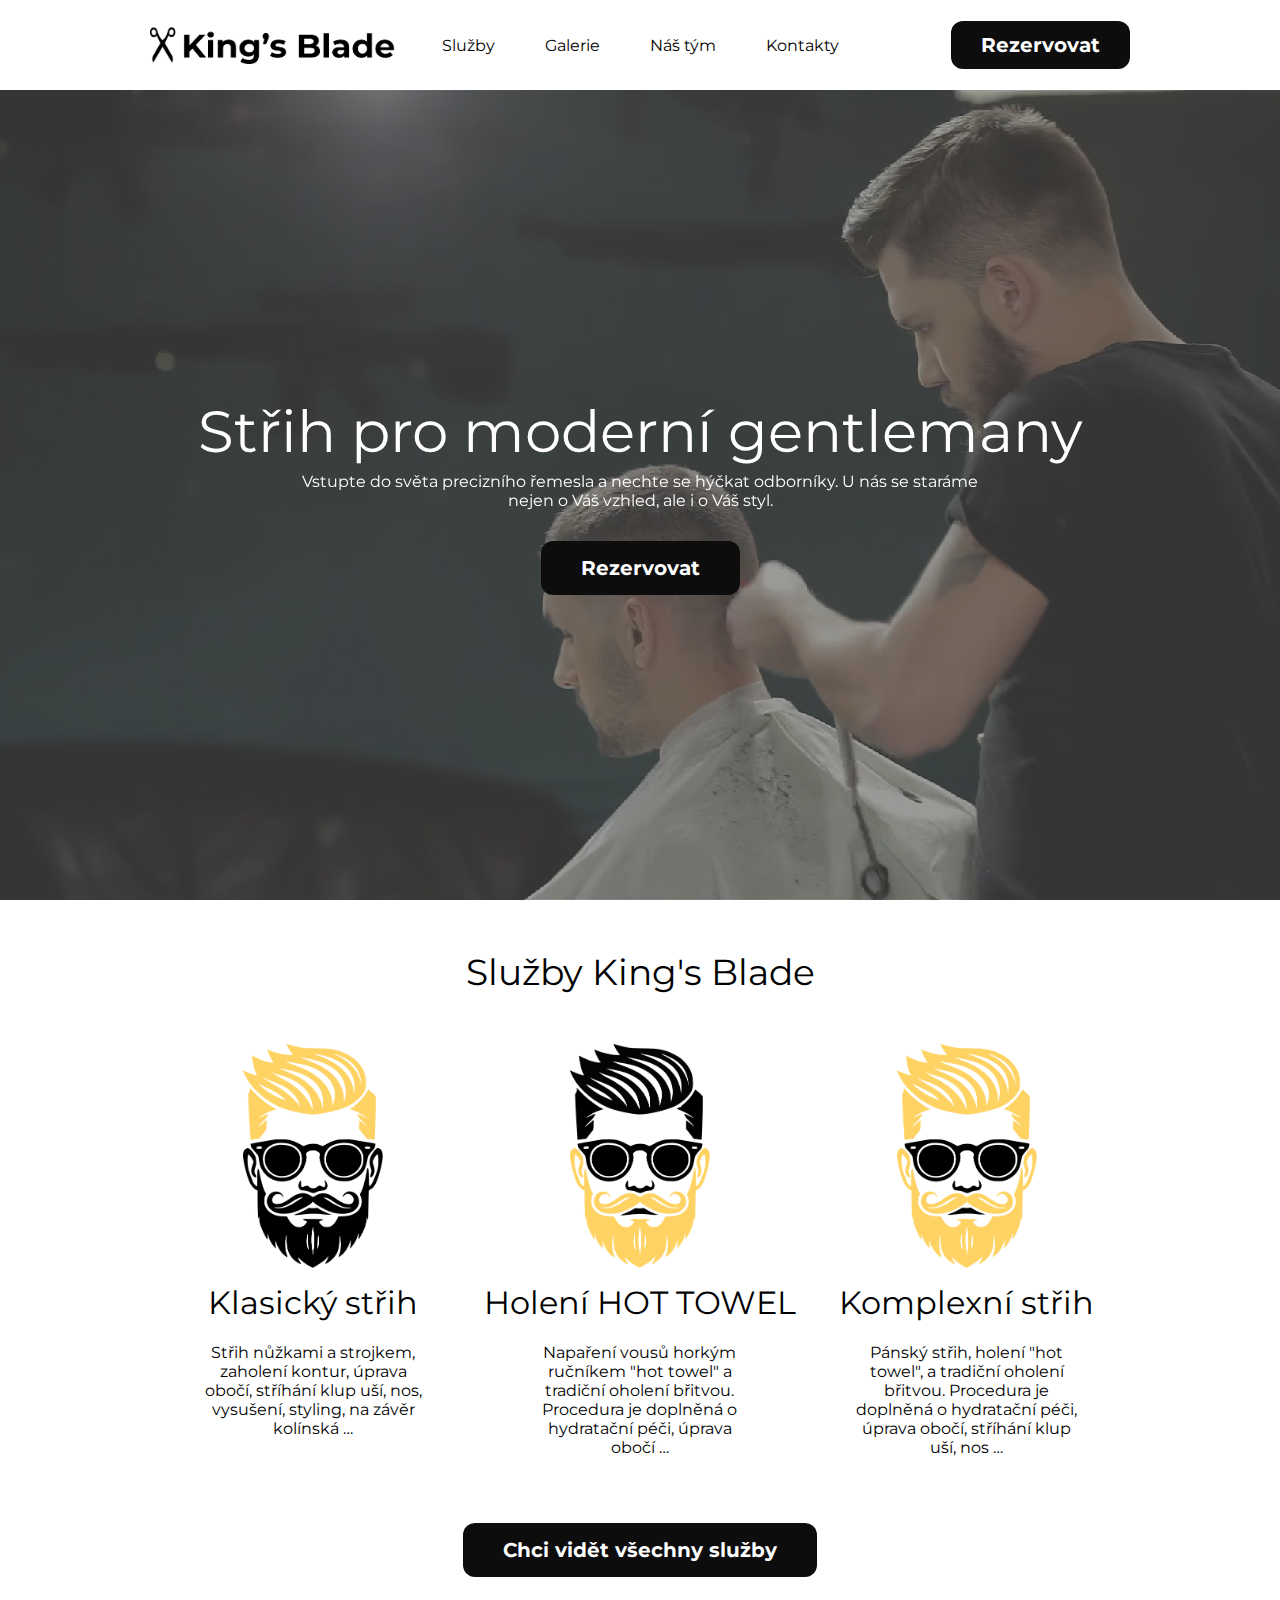
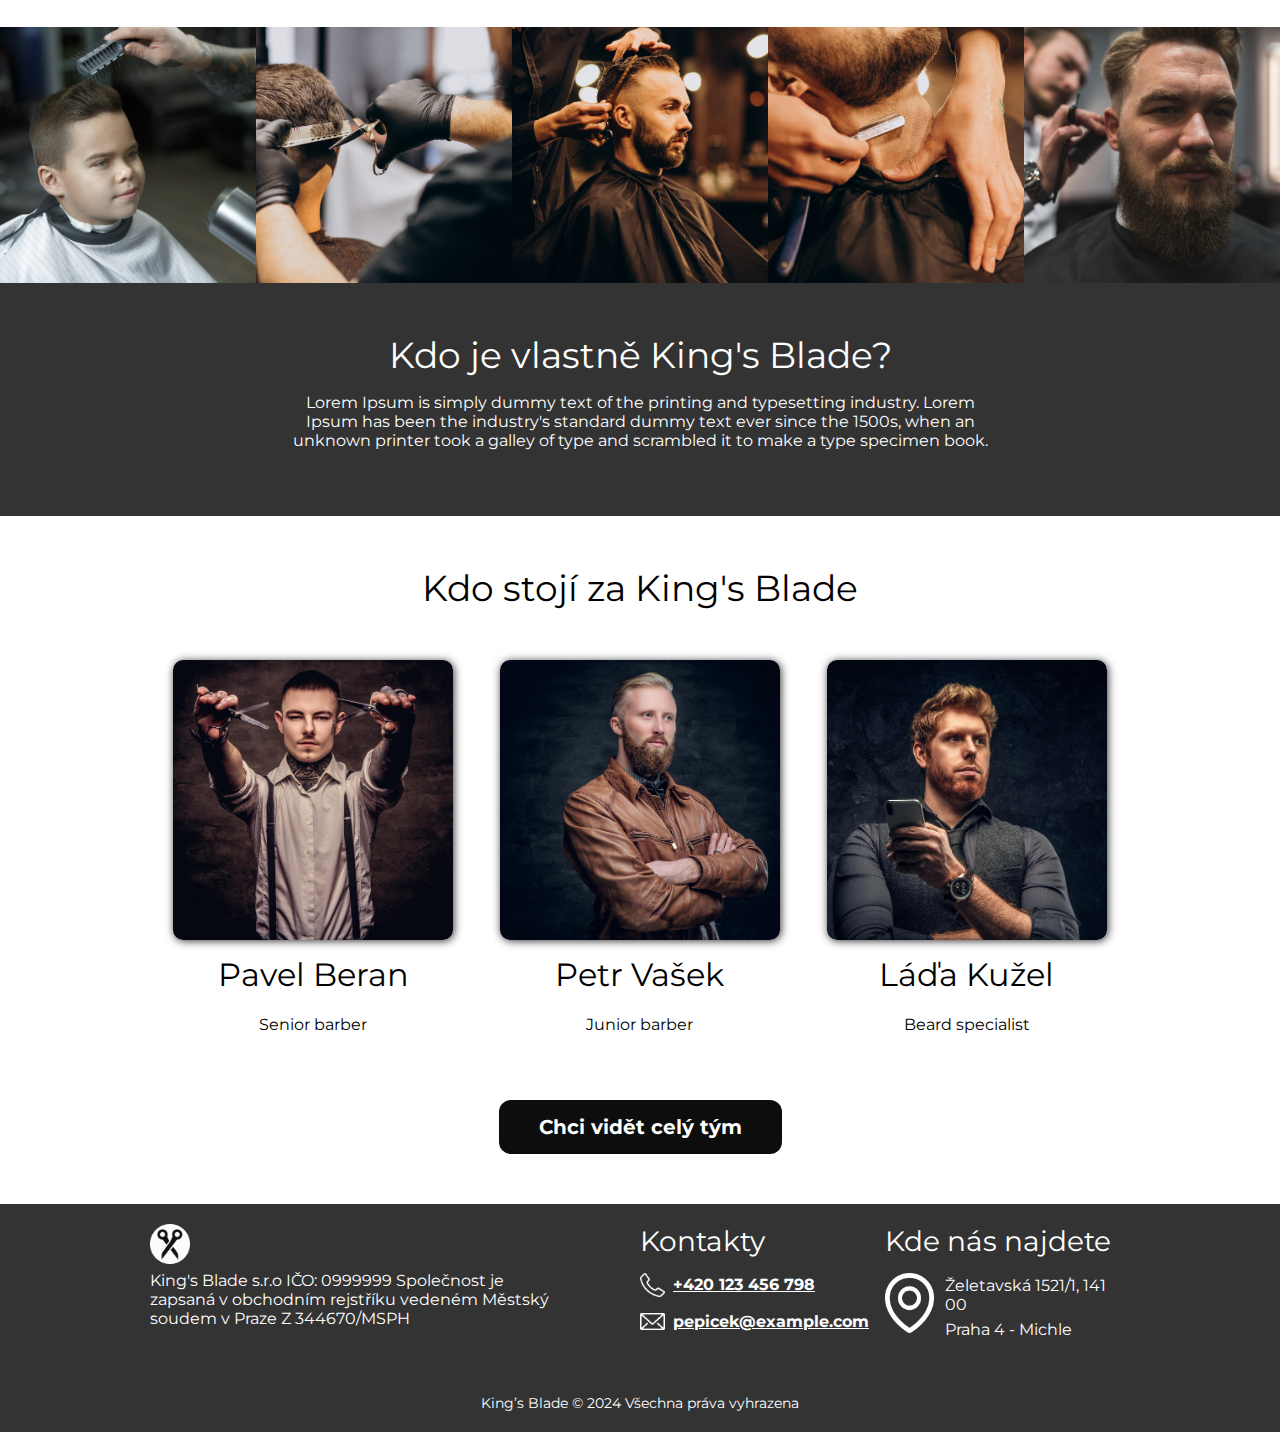
<file: index.html>
<!DOCTYPE html>
<html lang="en">
<head>
    <meta charset="UTF-8">
    <meta name="viewport" content="width=device-width, initial-scale=1.0">
    <link rel="preconnect" href="https://fonts.googleapis.com">
    <link rel="preconnect" href="https://fonts.gstatic.com" crossorigin>
    <link href="https://fonts.googleapis.com/css2?family=Montserrat:ital,wght@0,100..900;1,100..900&display=swap" rel="stylesheet">
    <title>Hlavní stránka King's Blade</title>
    <link rel="stylesheet" href="css/style.css">
</head>
<body>
    <header>
        <div class="header-overlay"></div>
        <div class="header-bar">
            <div class="col-3 logo">
                <a href="index.html"><img src="Fotografie/logo.png" alt="King's Blade logo"></a>
            </div>
            
            <nav class="col-6 navigation">
                <a href="sluzby.html">Služby</a>
                <a href="galerie.html">Galerie</a>
                <a href="tym.html">Náš tým</a>
                <a href="kontakty.html">Kontakty</a>
            </nav>
            
            <div class="col-3 reserve-button">
                <button>Rezervovat</button>
            </div>
            <div class="hamburger"><img id="hamburger-icon" src="Fotografie/hamburger.png" alt="hamburger menu"></div>
        </div>
        <div class="header-image">
            <div class="overflow">
                <h1>Střih pro moderní gentlemany</h1>
                <p>Vstupte do světa precizního řemesla a nechte se hýčkat odborníky.
                    U nás se staráme nejen o Váš vzhled, ale i o Váš styl.
                </p>
                <button>Rezervovat</button>
                <video autoplay muted loop playsinline>
                    <source src="Fotografie/video_header.mp4" type="video/mp4">
                    Váš prohlížeč nepodporuje HTML5 video.
                </video>
            </div>
        </div>
    </header>      
    <main>
        <section class="team-container">
            <h2 class="col-12">Služby King's Blade</h2>
            <article class="col-12 col-md-4">
                <img src="Fotografie/hair.png" alt="">
                <h3>Klasický střih</h3>
                <p>Střih nůžkami a strojkem, zaholení kontur, úprava obočí, stříhání klup uší, nos, vysušení, styling, na závěr kolínská …</p>
            </article>
            <article class="col-12 col-md-4">
                <img src="Fotografie/beard.png" alt="">
                <h3>Holení HOT TOWEL</h3>
                <p>Napaření vousů horkým ručníkem "hot towel" a tradiční oholení břitvou. Procedura je doplněná o hydratační péči, úprava obočí …</p>
            </article>
            <article class="col-12 col-md-4">
                <img src="Fotografie/both.png" alt="">
                <h3>Komplexní střih</h3>
                <p>Pánský střih, holení "hot towel", a tradiční oholení břitvou. Procedura je doplněná o hydratační péči, úprava obočí, stříhání klup uší, nos …</p>
            </article>
            <div class="col-12 team-button">
                <button>Chci vidět všechny služby</button>
            </div>
        </section>

        <section id="sluzby" class="foto-full-width">
            <img src="Fotografie/foto_1.jpg" alt="">
            <img src="Fotografie/foto_2.jpg" alt="">
            <img src="Fotografie/foto_3.jpg" alt="">
            <img src="Fotografie/foto_4.jpg" alt="">
            <img src="Fotografie/foto_5.jpg" alt="">
        </section>
        <section class="text-container">
            <article>
                <h2>Kdo je vlastně King's Blade?</h2>
                <p>Lorem Ipsum is simply dummy text of the printing and typesetting industry. Lorem Ipsum has been the industry's standard dummy text ever since the 1500s, when an unknown printer took a galley of type and scrambled it to make a type specimen book.</p>
            </article>
        </section>
        <section class="team-container">
                <h2 class="col-12">Kdo stojí za King's Blade</h2>
            <article class="col-12 col-md-4">
                <img src="Fotografie/team_1.jpg" alt="">
                <h3>Pavel Beran</h3>
                <p>Senior barber </p>
            </article>
            <article class="col-12 col-md-4">
                <img src="Fotografie/team_2.jpg" alt="">
                <h3>Petr Vašek</h3>
                <p>Junior barber</p>
            </article>
            <article class="col-12 col-md-4">
                <img src="Fotografie/team_3.jpg" alt="">
                <h3>Láďa Kužel</h3>
                <p>Beard specialist</p>
            </article>
            <div class="col-12 team-button">
                <button>Chci vidět celý tým</button>
            </div>
        </section>
    </main>
    <footer>
        <article class="textfooter col-12 col-lg-6">
            <img src="Fotografie/circledLogo.png" alt="">
            <p>King's Blade s.r.o IČO: 0999999 Společnost je zapsaná v obchodním rejstříku vedeném Městský soudem v Praze Z 344670/MSPH</p>
        </article>
        <article class="contactfooter col-12 col-md-6 col-lg-3">
            <h3>Kontakty</h3>
            <div class="contact">
                <img src="Fotografie/phone.png" alt=""> <a href="mailto:">+420 123 456 798</a>
            </div>
            <div class="email">
                <img src="Fotografie/email.png" alt=""> <a href="tel:+">pepicek@example.com</a>
            </div>
        </article>
        <article class="lokace col-12 col-md-6 col-lg-3">
            <h3>Kde nás najdete</h3>
            <div class="row">
                <img src="Fotografie/location.png" alt="">
                <div class="footeradresa">
                    <p>Želetavská 1521/1, 141 00</p>
                    <p>Praha 4 - Michle</p>
                </div>
            </div>
        </article>
        <article class="col-12 copyright">
            King’s Blade © 2024 Všechna práva vyhrazena
        </article>
    </footer>
    <script src="js/hamburger.js"></script>
</body>
</html>
</file>
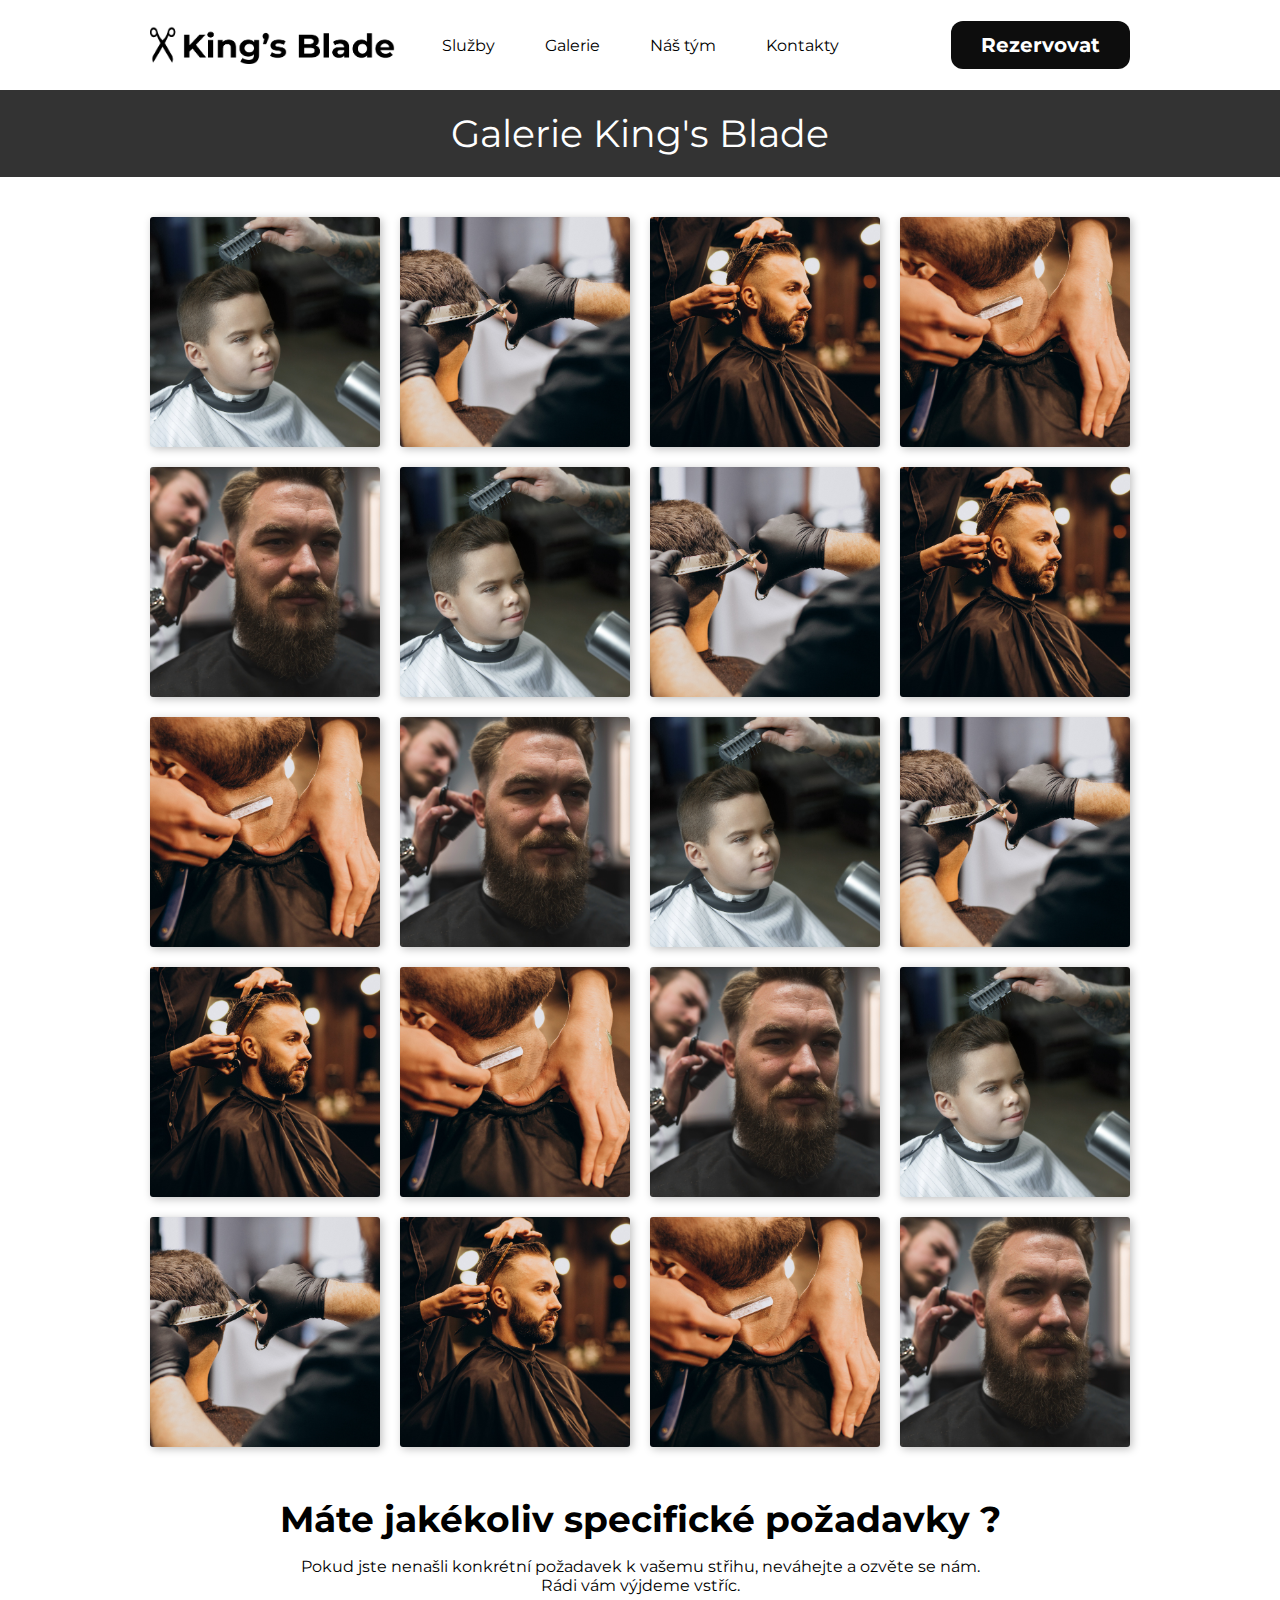
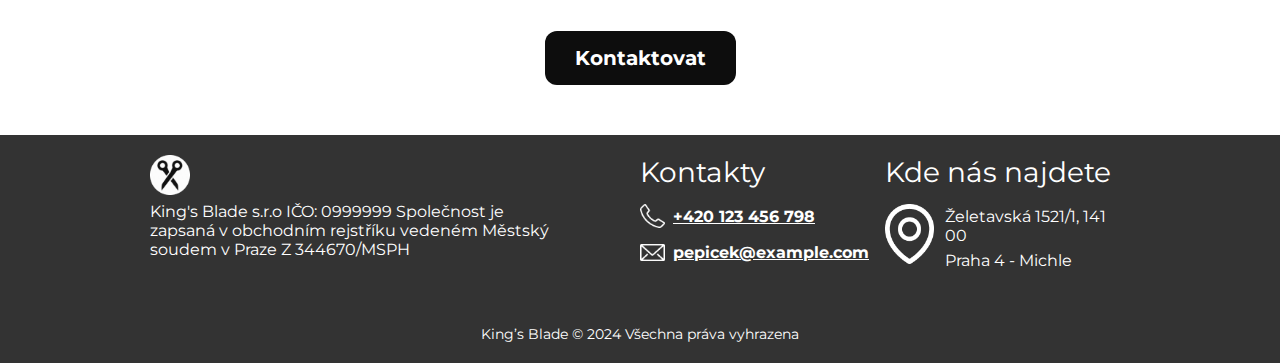
<file: galerie.html>
<!DOCTYPE html>
<html lang="en">
<head>
    <meta charset="UTF-8">
    <meta name="viewport" content="width=device-width, initial-scale=1.0">
    <link rel="preconnect" href="https://fonts.googleapis.com">
    <link rel="preconnect" href="https://fonts.gstatic.com" crossorigin>
    <link href="https://fonts.googleapis.com/css2?family=Montserrat:ital,wght@0,100..900;1,100..900&display=swap" rel="stylesheet">
    <title>Hlavní stránka King's Blade</title>
    <link rel="stylesheet" href="css/style.css">
</head>
<body>
    <header>
        <div class="header-overlay"></div>
        <div class="header-bar">
            <div class="col-3 logo">
                <a href="index.html"><img src="Fotografie/logo.png" alt="King's Blade logo"></a>
            </div>
            
            <nav class="col-6 navigation">
                <a href="sluzby.html">Služby</a>
                <a href="galerie.html">Galerie</a>
                <a href="tym.html">Náš tým</a>
                <a href="kontakty.html">Kontakty</a>
            </nav>
            
            <div class="col-3 reserve-button">
                <button>Rezervovat</button>
            </div>
            <div class="hamburger"><img id="hamburger-icon" src="Fotografie/hamburger.png" alt=""></div>
        </div>
    </header>   
    <main>
        <section class="h1-sluzby-gallery-tym col-12">
            <h1>Galerie King's Blade</h1>
        </section>
       <section class="gallery">
        <img src="Fotografie/foto_1.jpg" alt="">
        <img src="Fotografie/foto_2.jpg" alt="">
        <img src="Fotografie/foto_3.jpg" alt="">
        <img src="Fotografie/foto_4.jpg" alt="">
        <img src="Fotografie/foto_5.jpg" alt="">
        <img src="Fotografie/foto_1.jpg" alt="">
        <img src="Fotografie/foto_2.jpg" alt="">
        <img src="Fotografie/foto_3.jpg" alt="">
        <img src="Fotografie/foto_4.jpg" alt="">
        <img src="Fotografie/foto_5.jpg" alt="">
        <img src="Fotografie/foto_1.jpg" alt="">
        <img src="Fotografie/foto_2.jpg" alt="">
        <img src="Fotografie/foto_3.jpg" alt="">
        <img src="Fotografie/foto_4.jpg" alt="">
        <img src="Fotografie/foto_5.jpg" alt="">
        <img src="Fotografie/foto_1.jpg" alt="">
        <img src="Fotografie/foto_2.jpg" alt="">
        <img src="Fotografie/foto_3.jpg" alt="">
        <img src="Fotografie/foto_4.jpg" alt="">
        <img src="Fotografie/foto_5.jpg" alt="">
       </section>
       <section class="otazkysection">
            <h2>Máte jakékoliv specifické požadavky ?</h2>
            <p>
                Pokud jste nenašli konkrétní požadavek k vašemu střihu, neváhejte a ozvěte se nám. Rádi vám výjdeme vstříc.
            </p>
            <button>
                Kontaktovat
            </button>
        </section>
    </main>
    <footer>
        <article class="textfooter col-12 col-lg-6">
            <img src="Fotografie/circledLogo.png" alt="">
            <p>King's Blade s.r.o IČO: 0999999 Společnost je zapsaná v obchodním rejstříku vedeném Městský soudem v Praze Z 344670/MSPH</p>
        </article>
        <article class="contactfooter col-12 col-md-6 col-lg-3">
            <h3>Kontakty</h3>
            <div class="contact">
                <img src="Fotografie/phone.png" alt=""> <a href="mailto:">+420 123 456 798</a>
            </div>
            <div class="email">
                <img src="Fotografie/email.png" alt=""> <a href="tel:+">pepicek@example.com</a>
            </div>
        </article>
        <article class="lokace col-12 col-md-6 col-lg-3">
            <h3>Kde nás najdete</h3>
            <div class="row">
                <img src="Fotografie/location.png" alt="">
                <div class="footeradresa">
                    <p>Želetavská 1521/1, 141 00</p>
                    <p>Praha 4 - Michle</p>
                </div>
            </div>
        </article>
        <article class="col-12 copyright">
            King’s Blade © 2024 Všechna práva vyhrazena
        </article>
    </footer>
    <script src="js/hamburger.js"></script>
</body>
</html>
</file>
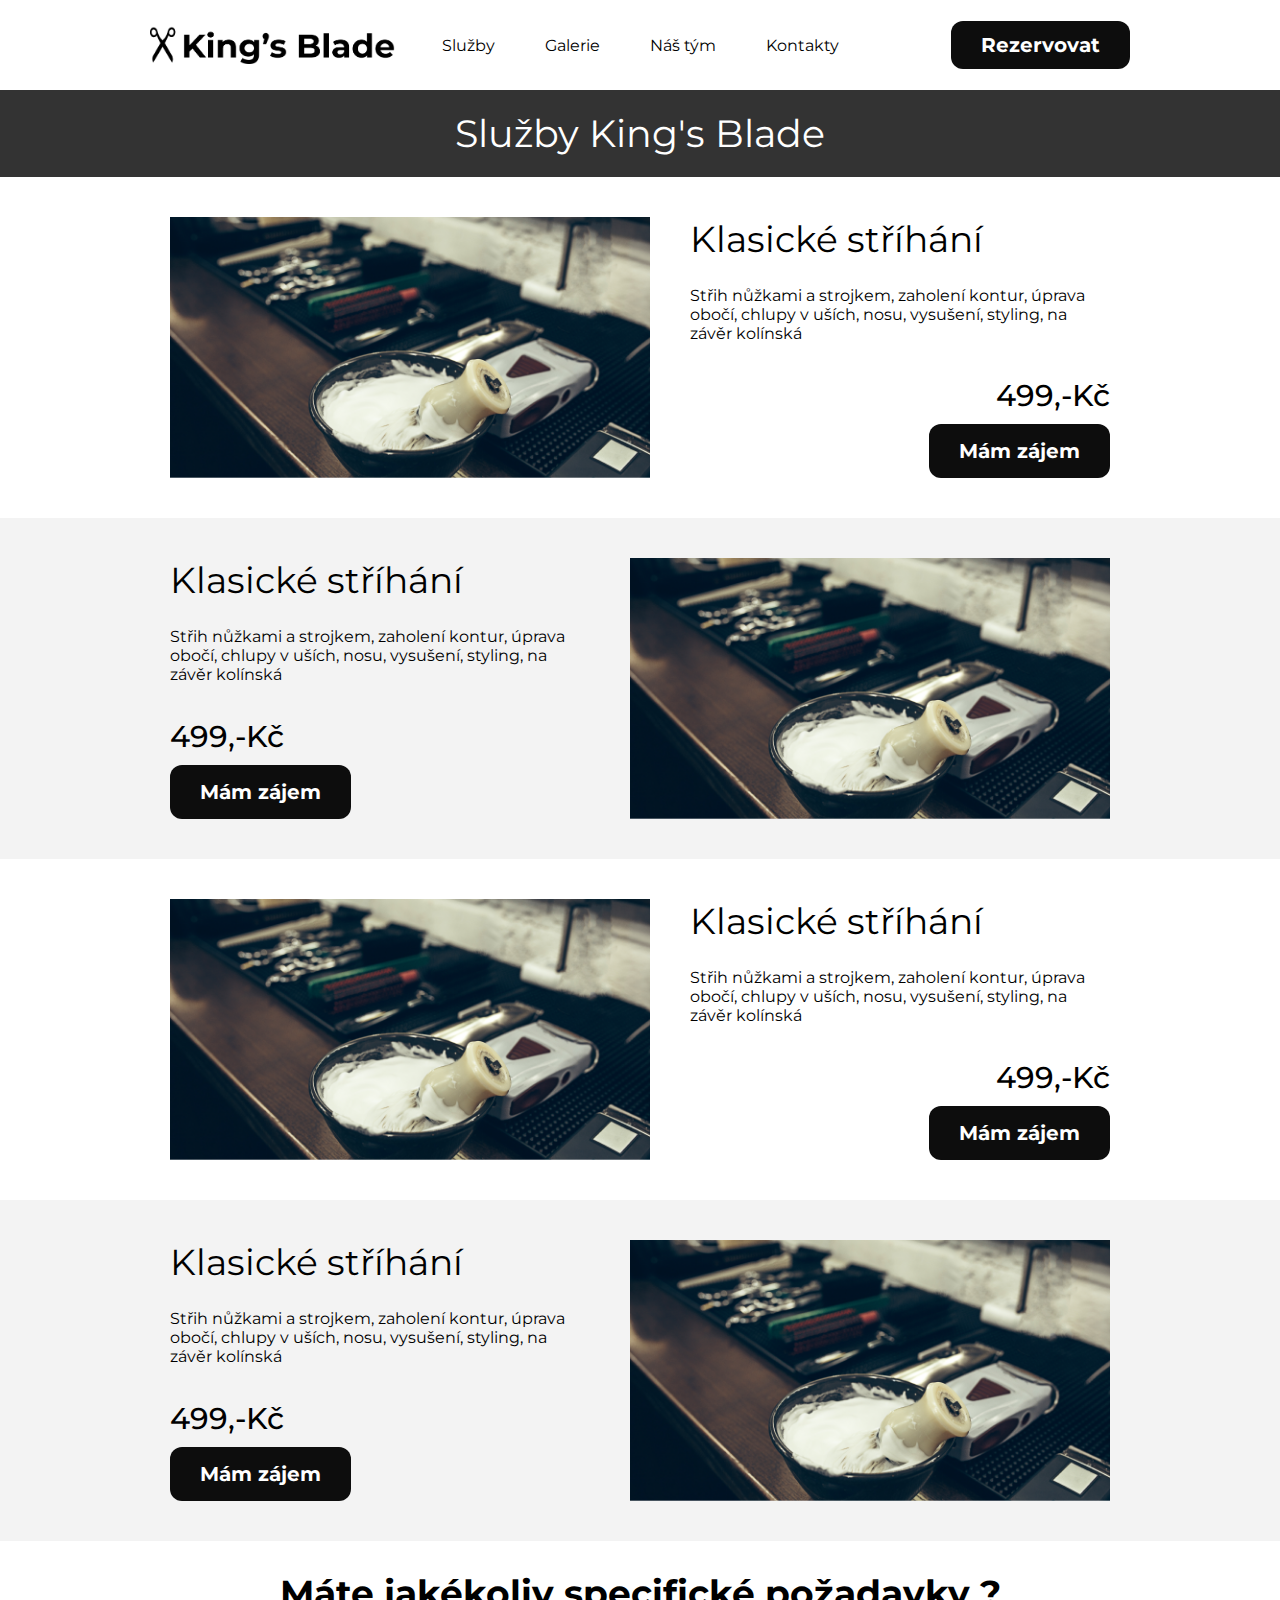
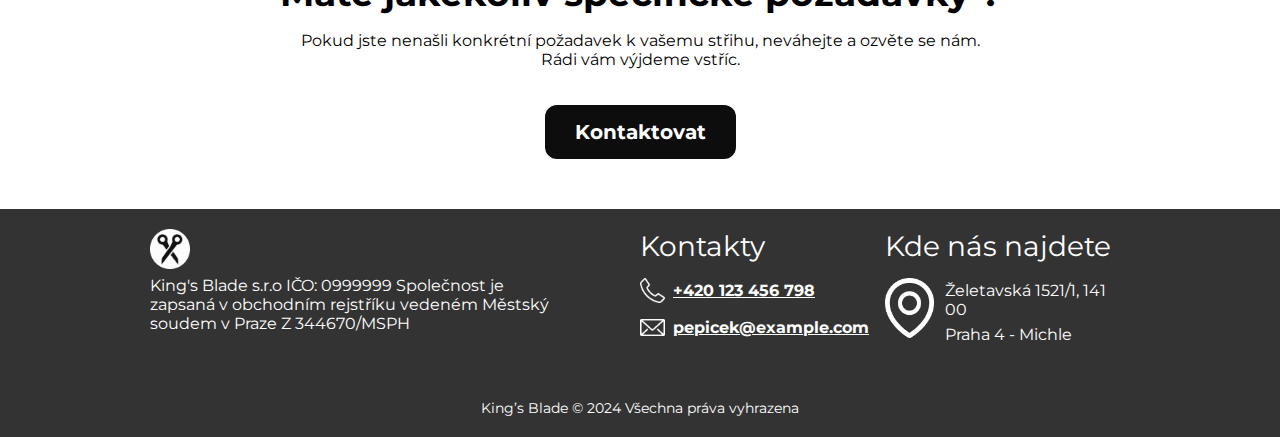
<file: sluzby.html>
<!DOCTYPE html>
<html lang="en">
<head>
    <meta charset="UTF-8">
    <meta name="viewport" content="width=device-width, initial-scale=1.0">
    <link rel="preconnect" href="https://fonts.googleapis.com">
    <link rel="preconnect" href="https://fonts.gstatic.com" crossorigin>
    
    <link href="https://fonts.googleapis.com/css2?family=Montserrat:ital,wght@0,100..900;1,100..900&display=swap" rel="stylesheet">
    <title>Hlavní stránka King's Blade</title>
    <link rel="stylesheet" href="css/style.css">
</head>
<body>
    <header>
        <div class="header-overlay"></div>
        <div class="header-bar">
            <div class="col-3 logo">
                <a href="index.html"><img src="Fotografie/logo.png" alt="King's Blade logo"></a>
            </div>
            
            <nav class="col-6 navigation">
                <a href="sluzby.html">Služby</a>
                <a href="galerie.html">Galerie</a>
                <a href="tym.html">Náš tým</a>
                <a href="kontakty.html">Kontakty</a>
            </nav>
            
            <div class="col-3 reserve-button">
                <button>Rezervovat</button>
            </div>
            <div class="hamburger"><img id="hamburger-icon" src="Fotografie/hamburger.png" alt=""></div>
        </div>
    </header>   
    <main>
        <section class="h1-sluzby-gallery-tym col-12">
            <h1>Služby King's Blade</h1>
        </section>
       <section class="strih-left-img">
        <article  class="col-12 col-md-6">
            <img src="Fotografie/strih_foto_1.png" alt="">
        </article>
        <article class="textsluzby col-12 col-md-6">
            <h2>Klasické stříhání</h2>
            <p>Střih nůžkami a strojkem, zaholení kontur, úprava obočí, chlupy v uších, nosu, vysušení, styling, na závěr kolínská</p>
            <div class="right-cena-button">
                <p>499,-Kč</p>
                <button>Mám zájem</button>
            </div>
        </article>
       </section>
       <section class="strih-right-img">
        <article  class=" col-12 col-md-6">
            <h2>Klasické stříhání</h2>
            <p>Střih nůžkami a strojkem, zaholení kontur, úprava obočí, chlupy v uších, nosu, vysušení, styling, na závěr kolínská</p>
            <div class="right-cena-button">
                <p>499,-Kč</p>
                <button>Mám zájem</button>
            </div>
        </article>
        <article  class="col-12 col-md-6 right-img">
            <img src="Fotografie/strih_foto_1.png" alt="">
        </article>
       </section>
        <section class="strih-left-img">
            <article  class="col-12 col-md-6">
                <img src="Fotografie/strih_foto_1.png" alt="">
            </article>
            <article class="textsluzby col-12 col-md-6">
                <h2>Klasické stříhání</h2>
                <p>Střih nůžkami a strojkem, zaholení kontur, úprava obočí, chlupy v uších, nosu, vysušení, styling, na závěr kolínská</p>
                <div class="right-cena-button">
                    <p>499,-Kč</p>
                    <button>Mám zájem</button>
                </div>
            </article>
        </section>
        <section class="strih-right-img">
            <article  class=" col-12 col-md-6">
                <h2>Klasické stříhání</h2>
                <p>Střih nůžkami a strojkem, zaholení kontur, úprava obočí, chlupy v uších, nosu, vysušení, styling, na závěr kolínská</p>
                <div class="right-cena-button">
                    <p>499,-Kč</p>
                    <button>Mám zájem</button>
                </div>
            </article>
            <article  class="col-12 col-md-6 right-img">
                <img src="Fotografie/strih_foto_1.png" alt="">
            </article>
        </section>
        <section class="otazkysection">
                <h2>Máte jakékoliv specifické požadavky ?</h2>
                <p>
                    Pokud jste nenašli konkrétní požadavek k vašemu střihu, neváhejte a ozvěte se nám. Rádi vám výjdeme vstříc.
                </p>
                <button>
                    Kontaktovat
                </button>
         
        </section>
    </main>
    <footer>
        <article class="textfooter col-12 col-lg-6">
            <img src="Fotografie/circledLogo.png" alt="">
            <p>King's Blade s.r.o IČO: 0999999 Společnost je zapsaná v obchodním rejstříku vedeném Městský soudem v Praze Z 344670/MSPH</p>
        </article>
        <article class="contactfooter col-12 col-md-6 col-lg-3">
            <h3>Kontakty</h3>
            <div class="contact">
                <img src="Fotografie/phone.png" alt=""> <a href="mailto:">+420 123 456 798</a>
            </div>
            <div class="email">
                <img src="Fotografie/email.png" alt=""> <a href="tel:+">pepicek@example.com</a>
            </div>
        </article>
        <article class="lokace col-12 col-md-6 col-lg-3">
            <h3>Kde nás najdete</h3>
            <div class="row">
                <img src="Fotografie/location.png" alt="">
                <div class="footeradresa">
                    <p>Želetavská 1521/1, 141 00</p>
                    <p>Praha 4 - Michle</p>
                </div>
            </div>
        </article>
        <article class="col-12 copyright">
            King’s Blade © 2024 Všechna práva vyhrazena
        </article>
    </footer>
    <script src="js/hamburger.js"></script>
</body>
</html>
</file>
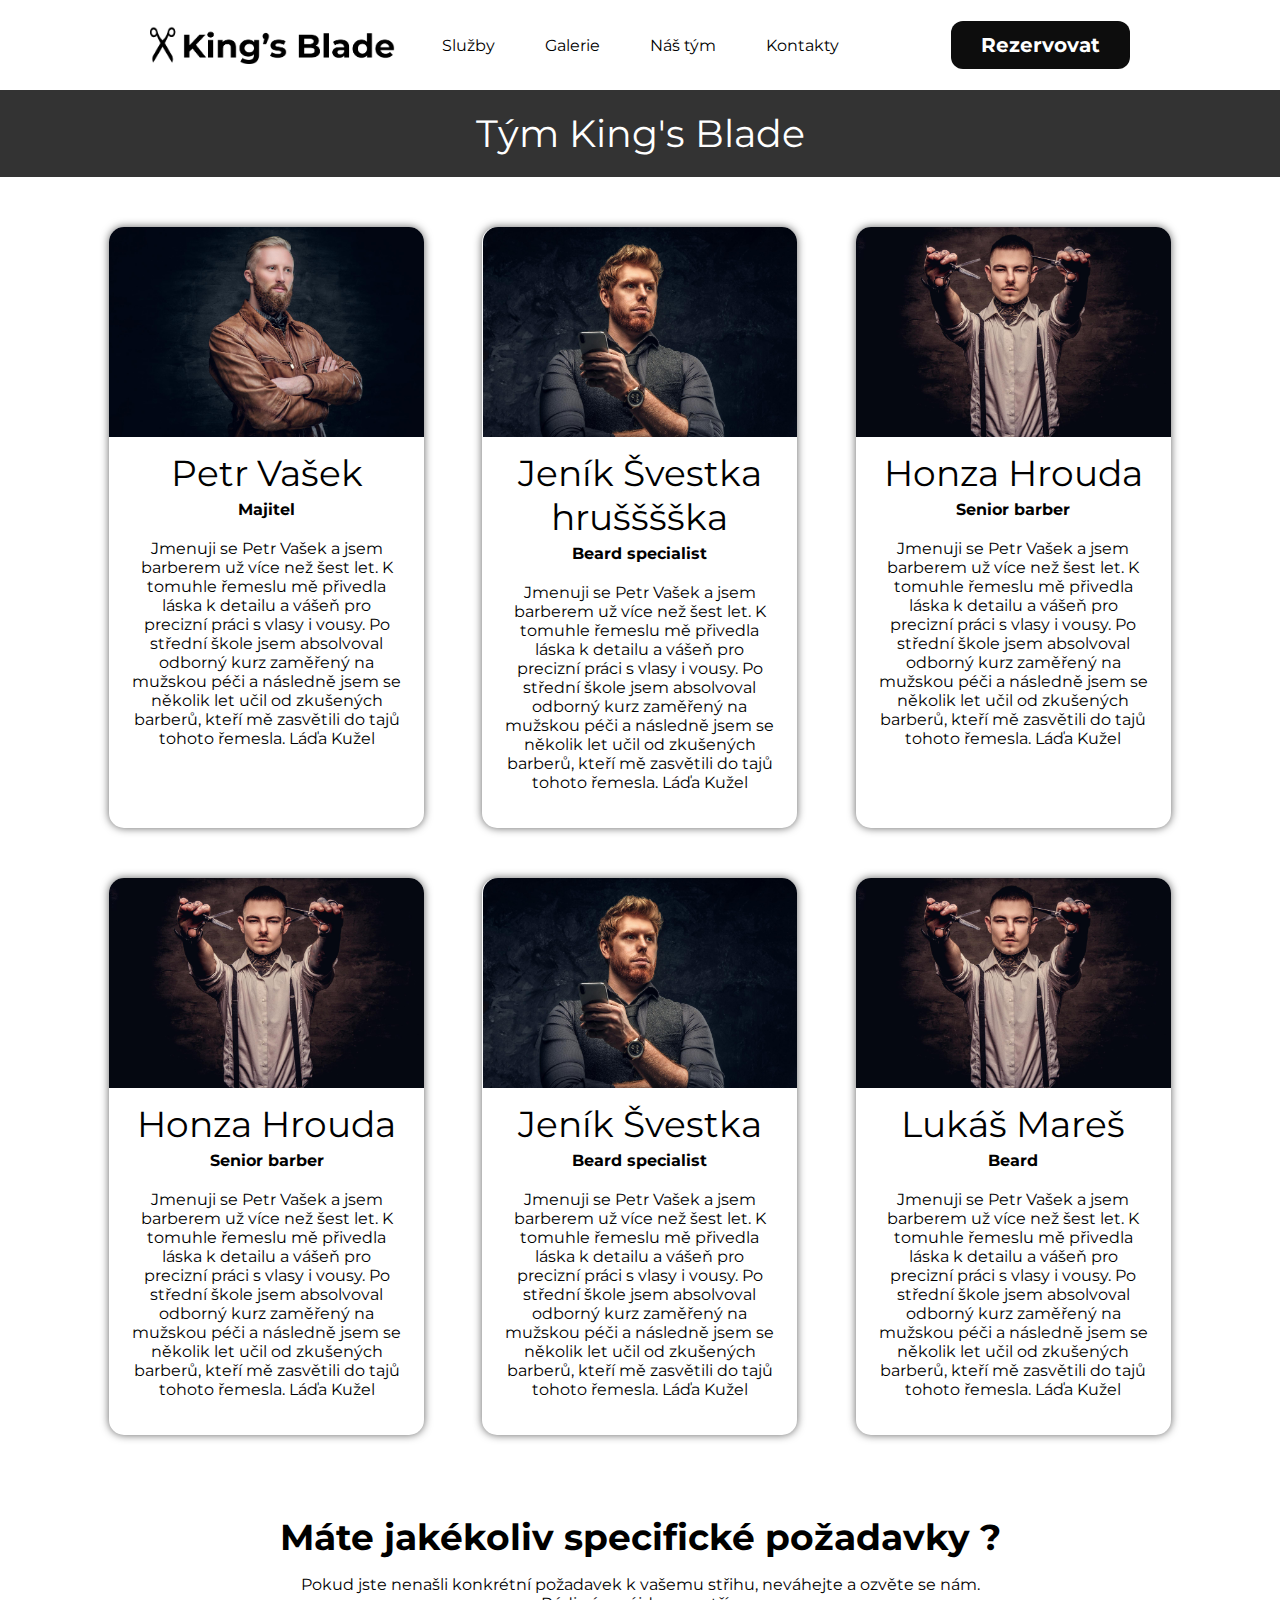
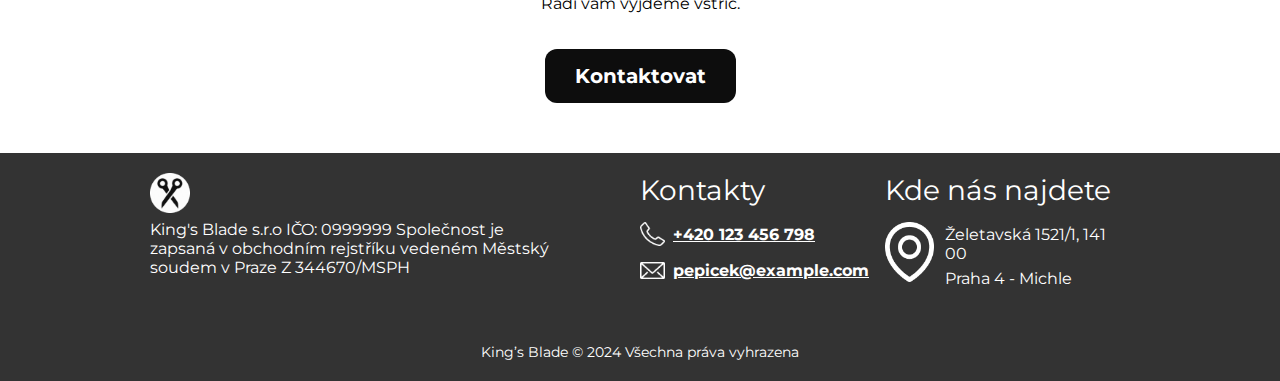
<file: tym.html>
<!DOCTYPE html>
<html lang="en">
<head>
    <meta charset="UTF-8">
    <meta name="viewport" content="width=device-width, initial-scale=1.0">
    <link rel="preconnect" href="https://fonts.googleapis.com">
    <link rel="preconnect" href="https://fonts.gstatic.com" crossorigin>
    <link href="https://fonts.googleapis.com/css2?family=Montserrat:ital,wght@0,100..900;1,100..900&display=swap" rel="stylesheet">
    <title>Hlavní stránka King's Blade</title>
    <link rel="stylesheet" href="css/style.css">
</head>
<body>
    <header>
        <div class="header-overlay"></div>
        <div class="header-bar">
            <div class="col-3 logo">
                <a href="index.html"><img src="Fotografie/logo.png" alt="King's Blade logo"></a>
            </div>
            
            <nav class="col-6 navigation">
                <a href="sluzby.html">Služby</a>
                <a href="galerie.html">Galerie</a>
                <a href="tym.html">Náš tým</a>
                <a href="kontakty.html">Kontakty</a>
            </nav>
            
            <div class="col-3 reserve-button">
                <button>Rezervovat</button>
            </div>
            <div class="hamburger"><img id="hamburger-icon" src="Fotografie/hamburger.png" alt=""></div>
        </div>
    </header>       
    <main>
        <section class="h1-sluzby-gallery-tym col-12">
            <h1>Tým King's Blade</h1>
        </section>
        <section class="tym">
            <article class="col-12 col-md-6 col-lg-4">
                <div class="tymitem">
                    <img src="Fotografie/team_2.jpg" alt="">
                    <h2>Petr Vašek</h2>
                    <h3>Majitel</h3>
                    <p>Jmenuji se Petr Vašek a jsem barberem už více než šest let. K tomuhle řemeslu mě přivedla láska k detailu a vášeň pro precizní práci s vlasy i vousy. Po střední škole jsem absolvoval odborný kurz zaměřený na mužskou péči a následně jsem se několik let učil od zkušených barberů, kteří mě zasvětili do tajů tohoto řemesla.
                        Láďa Kužel</p>
                </div>
            </article>
            <article class="col-12 col-md-6 col-lg-4">
                <div class="tymitem">
                    <img src="Fotografie/team_3.jpg" alt="">
                    <h2>Jeník Švestka hrušššška</h2>
                    <h3>Beard specialist</h3>
                    <p>Jmenuji se Petr Vašek a jsem barberem už více než šest let. K tomuhle řemeslu mě přivedla láska k detailu a vášeň pro precizní práci s vlasy i vousy. Po střední škole jsem absolvoval odborný kurz zaměřený na mužskou péči a následně jsem se několik let učil od zkušených barberů, kteří mě zasvětili do tajů tohoto řemesla.
                        Láďa Kužel</p>
                </div>
            </article>
            <article class="col-12 col-md-6 col-lg-4">
                <div class="tymitem">
                    <img src="Fotografie/team_1.jpg" alt="">
                    <h2>Honza Hrouda</h2>
                    <h3>Senior barber</h3>
                    <p>Jmenuji se Petr Vašek a jsem barberem už více než šest let. K tomuhle řemeslu mě přivedla láska k detailu a vášeň pro precizní práci s vlasy i vousy. Po střední škole jsem absolvoval odborný kurz zaměřený na mužskou péči a následně jsem se několik let učil od zkušených barberů, kteří mě zasvětili do tajů tohoto řemesla.
                        Láďa Kužel</p>
                </div>
            </article>
            <article class="col-12 col-md-6 col-lg-4">
                <div class="tymitem">
                    <img src="Fotografie/team_1.jpg" alt="">
                    <h2>Honza Hrouda</h2>
                    <h3>Senior barber</h3>
                    <p>Jmenuji se Petr Vašek a jsem barberem už více než šest let. K tomuhle řemeslu mě přivedla láska k detailu a vášeň pro precizní práci s vlasy i vousy. Po střední škole jsem absolvoval odborný kurz zaměřený na mužskou péči a následně jsem se několik let učil od zkušených barberů, kteří mě zasvětili do tajů tohoto řemesla.
                        Láďa Kužel</p>
                </div>
            </article>
            <article class="col-12 col-md-6 col-lg-4">
                <div class="tymitem">
                    <img src="Fotografie/team_3.jpg" alt="">
                    <h2>Jeník Švestka</h2>
                    <h3>Beard specialist</h3>
                    <p>Jmenuji se Petr Vašek a jsem barberem už více než šest let. K tomuhle řemeslu mě přivedla láska k detailu a vášeň pro precizní práci s vlasy i vousy. Po střední škole jsem absolvoval odborný kurz zaměřený na mužskou péči a následně jsem se několik let učil od zkušených barberů, kteří mě zasvětili do tajů tohoto řemesla.
                        Láďa Kužel</p>
                </div>
            </article>
            <article class="col-12 col-md-6 col-lg-4">
                <div class="tymitem">
                    <img src="Fotografie/team_1.jpg" alt="">
                    <h2>Lukáš Mareš</h2>
                    <h3>Beard</h3>
                    <p>Jmenuji se Petr Vašek a jsem barberem už více než šest let. K tomuhle řemeslu mě přivedla láska k detailu a vášeň pro precizní práci s vlasy i vousy. Po střední škole jsem absolvoval odborný kurz zaměřený na mužskou péči a následně jsem se několik let učil od zkušených barberů, kteří mě zasvětili do tajů tohoto řemesla.
                        Láďa Kužel</p>
                </div>
            </article>
        </section>
        <section class="otazkysection">
            <h2>Máte jakékoliv specifické požadavky ?</h2>
            <p>
                Pokud jste nenašli konkrétní požadavek k vašemu střihu, neváhejte a ozvěte se nám. Rádi vám výjdeme vstříc.
            </p>
            <button>
                Kontaktovat
            </button>
        </section>
    </main>
    <footer>
        <article class="textfooter col-12 col-lg-6">
            <img src="Fotografie/circledLogo.png" alt="">
            <p>King's Blade s.r.o IČO: 0999999 Společnost je zapsaná v obchodním rejstříku vedeném Městský soudem v Praze Z 344670/MSPH</p>
        </article>
        <article class="contactfooter col-12 col-md-6 col-lg-3">
            <h3>Kontakty</h3>
            <div class="contact">
                <img src="Fotografie/phone.png" alt=""> <a href="mailto:">+420 123 456 798</a>
            </div>
            <div class="email">
                <img src="Fotografie/email.png" alt=""> <a href="tel:+">pepicek@example.com</a>
            </div>
        </article>
        <article class="lokace col-12 col-md-6 col-lg-3">
            <h3>Kde nás najdete</h3>
            <div class="row">
                <img src="Fotografie/location.png" alt="">
                <div class="footeradresa">
                    <p>Želetavská 1521/1, 141 00</p>
                    <p>Praha 4 - Michle</p>
                </div>
            </div>
        </article>
        <article class="col-12 copyright">
            King’s Blade © 2024 Všechna práva vyhrazena
        </article>
    </footer>
    <script src="js/hamburger.js"></script>
</body>
</html>
</file>
<file: css/style.css>
:root {
    --light-bg: #F3F3F3; /* Světlé pozadí */
    --dark-bg: #333333;  /* Tmavé pozadí pro tlačítka */
    --button: #0D0D0D;        /* Tmavý text */
}
html {
    scroll-behavior: smooth;
}
body {
    margin: 0;
    overflow-x: hidden;
}


body,button{
    font-family: "Montserrat", sans-serif!important;
}
button {
    transition:0.2s ease;
}
button:hover {
    transform: scale(1.02);

}
[class*="col-"] {
    width: calc((100% / 12) * var(--col-num));
}

@media (min-width: 1px){
    .col-1 { --col-num: 1; }
    .col-2 { --col-num: 2; }
    .col-3 { --col-num: 3; }
    .col-4 { --col-num: 4; }
    .col-5 { --col-num: 5; }
    .col-6 { --col-num: 6; }
    .col-7 { --col-num: 7; }
    .col-8 { --col-num: 8; }
    .col-9 { --col-num: 9; }
    .col-10 { --col-num: 10; }
    .col-11 { --col-num: 11; }
    .col-12 { --col-num: 12; }
} 
@media (min-width: 768px){
    .col-md-1 { --col-num: 1; }
    .col-md-2 { --col-num: 2; }
    .col-md-3 { --col-num: 3; }
    .col-md-4 { --col-num: 4; }
    .col-md-5 { --col-num: 5; }
    .col-md-6 { --col-num: 6; }
    .col-md-7 { --col-num: 7; }
    .col-md-8 { --col-num: 8; }
    .col-md-9 { --col-num: 9; }
    .col-md-10 { --col-num: 10; }
    .col-md-11 { --col-num: 11; }
    .col-md-12 { --col-num: 12; }
} 

@media (min-width: 1200px){
    .col-lg-1 { --col-num: 1; }
    .col-lg-2 { --col-num: 2; }
    .col-lg-3 { --col-num: 3; }
    .col-lg-4 { --col-num: 4; }
    .col-lg-5 { --col-num: 5; }
    .col-lg-6 { --col-num: 6; }
    .col-lg-7 { --col-num: 7; }
    .col-lg-8 { --col-num: 8; }
    .col-lg-9 { --col-num: 9; }
    .col-lg-10 { --col-num: 10; }
    .col-lg-11 { --col-num: 11; }
    .col-lg-12 { --col-num: 12; }
} 

.header-bar {
    display: flex;
    flex-direction: row;
    align-items: center;
    height: 90px;
    z-index: 100;
    margin: 0 150px;
}
.header-bar .logo a {
    align-items: center;
    display: flex
}
.header-bar .logo img{
    width: 100%;
    max-width: 250px;
}

.header-bar .logo, .header-bar .navigation, .header-bar .reserve-button{
    align-items: center;
    display: flex;
}
.header-bar .navigation {
    display: flex;
    justify-content: center;
}
.header-bar .navigation a {
    text-decoration:none;
    color:black;
    
    padding:15px 25px;
}
.header-bar .reserve-button{
    display: flex;
    justify-content: end;

}
.header-bar .reserve-button button {
    color:white;
    padding:12px 30px;
    font-size:20px;
    background:var(--button);
    border-radius:12px;
    border: none;
    font-weight:bold;
    cursor: pointer;
}
header .hamburger{
    display: none;
}
.header-image {
    position: relative;
    width: 100%;
    height: calc(100vh - 90px); /* Výška záhlaví */
    overflow: hidden; /* Skryje přesahující obsah */
    color: white; /* Barva textu */
}

.header-image video {
    position: absolute;
    top: 50%;
    left: 50%;
    transform: translate(-50%, -50%);
    width: 100%;
    height: 100%;
    object-fit: cover; /* Video pokryje celý prostor */
    z-index: 0; /* Video zůstane na pozadí */
    opacity: 0.4; /* Sníží průhlednost pro zašedlý efekt */
}

.header-image .overflow {
    position: relative;
    z-index: 1; /* Text bude nad videem */
    background: rgba(80, 80, 80, 0.95); 
    display: flex;
    flex-direction: column;
    justify-content: center;
    align-items: center;
    height: calc(100vh - 90px);
    text-align: center;
    padding: 2rem;
}
header .header-image .overflow h1 {
    font-size: 72px;
    font-weight: 400;
    text-align: center;
    margin: 0;
    position: relative;
    z-index: 3;
}
header .header-image .overflow p {
    max-width: 700px;
    text-align: center;
    margin-top: 5px;
    position: relative;
    z-index: 3;
}
header .header-image .overflow button {
    color: white;
    padding: 15px 40px;
    font-size: 20px;
    border: none;
    margin-top: 15px;
    background: var(--button);
    border-radius: 12px;
    font-weight: bold;
    cursor: pointer;
    position: relative;
    z-index: 3;
}
main .foto-full-width{
    display: flex;
    overflow: hidden;
}
main .foto-full-width img{
    width: 20%;
    aspect-ratio: 1 / 1;
    object-fit: cover; 
    transition: transform 0.2s ease-in-out;
    overflow: hidden;
    
    object-fit: cover;
}
.foto-full-width img:hover {
    transform: scale(1.015);
    transform-origin: center;
}
main .text-container{
    background:var(--dark-bg);
    color: white;
    padding: 50px 0;
    display: flex;
    align-items: center;
    text-align: center;
    flex-direction: column;
}
main .text-container article h2, main .team-container h2{
    font-size: 36px;
    margin: 0;
    font-weight: 400;
    text-align: center;
}
main .text-container article p {
    max-width: 700px;
}

main .team-container{
    display: flex;
    flex-direction: row;
    flex-wrap: wrap;
    margin: 50px 150px;
}
main .team-container:first-child article img{
    width: 140px;
}
main .team-container:last-child article img{
    box-shadow: 1px 1px 8px var(--dark-bg);
    border-radius: 10px;
    width: 90%;
    max-width: 280px;
    aspect-ratio: 1/1;
    object-fit: cover;
}
main .team-container article{
    display: flex;
    flex-direction: column;
    align-items: center;
    text-align: center;
}
main .team-container h2{
    display: flex;
    justify-content: center;
    padding: 0px 20px 50px;
}

main .team-container h3 {
    font-weight: 400;
    font-size: 32px;
    margin: 15px 5px 5px 5px;
}
main .team-container p {
    font-weight: 400;
    text-align: center;
    padding: 0 50px;
}

main .team-container .col-12.team-button {
    display: flex;
    justify-content: center;   
}
main .team-container .col-12.team-button button {
    color: white;
    padding: 15px 40px;
    font-size: 20px;
    border: none;
    margin-top: 50px;
    background: var(--button);
    border-radius: 12px;
    font-weight: bold;
    cursor: pointer;
}

footer{
    padding: 20px 150px 0;
    margin-bottom: 0;
    color: white;
    background: var(--dark-bg);
    display: flex;
    flex-direction: row;
    flex-wrap: wrap;
}
footer .textfooter img{
    width: 40px;
    height: 40px;
}
footer .textfooter p{
    margin-top: 3px;
    max-width: 400px;
}
footer h3{
    font-weight: 400;
    font-size: 28px;
    margin: 0;
}

footer .email, footer .contact {
    align-items: center;
    display: flex;
    padding-top: 15px;
}
footer .email img, footer .contact img{
    width:25px;
    margin-right:8px;
}
footer .email a, footer .contact a{
    text-decoration:none;
    color:white;
    font-weight: bold;
    text-decoration:underline;
}

footer .lokace .row {
    display: flex;
    flex-direction: row;
    padding-top:15px;
}
footer .lokace .row img{
    width:50px;
    height:60px;
    margin-right:8px;
}

footer .lokace .row .footeradresa {
    justify-content:center;
    display:flex;
    flex-direction:column;
}
footer .lokace .row .footeradresa p{
    margin:3px;
}
footer article.copyright {
    padding: 50px 0px 20px;
    font-size: 14px;
    text-align: center;
}


/* galerie */
main .h1-sluzby-gallery-tym {
    background:var(--dark-bg);
}
main .h1-sluzby-gallery-tym h1{
    color: white;
    font-weight: 400;
    font-size: 38px;
    text-align: center;
    margin: 0;
    padding: 20px 0px;
}
main .gallery {
    display: grid;
    grid-template-columns: repeat(4, 1fr);
    gap: 20px; 
    margin: 40px 150px;
}

main .gallery img {
    width: 100%; 
    height: auto;
    aspect-ratio: 1/1;
    box-shadow: 2px 2px 8px rgb(0 0 0 / 25%);
    object-fit: cover; 
    border-radius: 3px;
}
main .otazkysection{
    margin: 20px 150px 50px 150px;
    display: flex;
    flex-direction: column;
    align-items: center;
}

main .otazkysection h2{
    font-size: 36px;
    margin-bottom: 0;
    margin-top: 10px;
    text-align: center;
}


main .otazkysection p{
    max-width: 680px;
    text-align: center;
}
main .otazkysection button{
    color: white;
    padding: 15px 30px;
    font-size: 20px;
    border: none;
    margin-top: 20px;
    background: var(--button);
    border-radius: 12px;
    font-weight: bold;
    cursor: pointer;
}

/* sluzby*/
main .strih-right-img, main .strih-left-img{
    padding: 20px 150px;
    display: flex;
    flex-direction: row;
}
main .strih-left-img article, main .strih-right-img article{
    display: flex;
    justify-content: space-between;
    flex-direction: column;
    padding: 20px;
}
main .strih-right-img{
    background: var(--light-bg);

}
main .strih-right-img .right-img {
    align-items: end;
}
main .strih-right-img img, main .strih-left-img img{
    max-width: 480px;
}
main .strih-right-img h2, main .strih-left-img h2 {
    font-size: 36px;
    font-weight: 400;
    margin: 0;
}
main .strih-right-img .right-cena-button, main .strih-left-img .right-cena-button {
    display:flex;
    flex-direction:column;
    align-items: end;
}
main .strih-right-img .right-cena-button p, main .strih-left-img .right-cena-button p{
    font-size:30px;
    margin: 10px 0;
    font-weight:500;
}
main .strih-right-img .right-cena-button{
    display:flex;
    flex-direction:column;
    align-items: start;
}
main .strih-left-img .right-cena-button {
    display:flex;
    flex-direction:column;
    align-items: end;
}
main .strih-right-img .right-cena-button button, main .strih-left-img .right-cena-button button{
    color: white;
    padding: 15px 30px;
    font-size: 20px;
    border: none;
    background: var(--button);
    border-radius: 12px;
    font-weight: bold;
    cursor: pointer;
}

/* tym */
main .tym {
    display:flex;
    flex-direction:row;
    flex-wrap:wrap;
    padding: 0px 100px 50px 100px;
    
}
main .tym article {
    display: flex;
    flex-direction: row;
    align-items:center;
    justify-content: center;
    flex-wrap: wrap;
    margin-top: 50px;
}
main .tym .tymitem{
    text-align: center;
    border-radius: 15px;
    max-width:350px;
    height: 100%; /* Nastaví stejnou výšku pro všechny karty */
    background: white;
    box-shadow: 0px 0px 8px rgb(99, 99, 99);   
}
main .tym article img{
    max-width:100%;
    border-radius: 15px 15px 0 0;
}
main .tym article p, main .tym article h2, main .tym article h3 {
    padding:0 20px 20px 20px;
}
main .tym article p{
    margin-top:0;
}
main .tym article h2{
    font-weight:400;
    font-size:36px;
    margin:0;
    padding: 10px 0 5px 0;
}
main .tym article h3 {
    font-size:16px;
    margin:0;
}



/**********RESPONZIVITA************/
@media(width < 1500px){
    header .header-image .overflow {
        padding: 0px 150px;
    }
    header .header-image .overflow h1{
        font-size: 58px;
    }
}
@media (width < 1400px){
    main .tym{
        padding: 0px 80px 50px 80px;
    }
    main .tym .tymitem{
        max-width:315px;
    }
}
@media(width < 1260px){
    .header-bar .navigation a{
        padding: 15px 20px;
    }
    footer .lokace .row, footer .lokace h3{
        padding-left: 15px;
    }
}
@media(width < 1200px){
    .header-bar, main .team-container, main .text-container, main .strih-right-img, main .strih-left-img, main .otazkysection, main .tym{
        padding-left: 60px;
        padding-right: 60px;
        margin-left: 0;
        margin-right: 0;
    }
    header .header-image .overflow h1{
        font-size: 56px;
    }
    header .header-image .overflow {
        padding: 0px 56px;
    }
    .header-bar .reserve-button button {
        padding: 12px 25px;
    }
    main .team-container h3{
        font-size: 28px;
    }
    main .team-container p{
        padding: 0 30px;
    }
    main .team-container .col-12.team-button button{
        margin-top: 20px;
    }
    footer{
        padding: 20px 100px 0px 100px;
    }
    footer .lokace .row, footer .lokace h3{
        padding-left: 0;
    }

    /*gallery*/
    main .gallery {
        grid-template-columns: repeat(2, 1fr);
        margin: 40px 60px; 
    }
    /*tym*/
    main .tym .tymitem{
        max-width:350px;
    }
}
@media(width < 992px){
    .header-bar, main .team-container, main .text-container, main .strih-right-img, main .strih-left-img, main .otazkysection, main .tym{
        padding-left: 20px;
        padding-right: 20px;
        margin-left: 0;
        margin-right: 0;
    }

    .header-bar .logo img{
        width: 180px;
    }
    .header-bar .navigation a{
        padding: 15px 14px;
    }
    .header-bar .reserve-button button {
        padding: 12px 25px;
        font-size: 18px;
    }
    header .header-image .overflow {
        padding: 0px 20px;
    }
    header .header-image .overflow h1{
        font-size: 46px;
    }
    main .h1-sluzby-gallery-tym h1{
        font-size: 36px;
    }
    main .text-container article h2, main .team-container h2, main .strih-right-img h2, main .strih-left-img h2{
        font-size: 34px;
    }
    main .team-container h3{
        font-size: 24px;
        margin: 10px 0 0 0;
    }
    main .foto-full-width{
        display: none;
    }
    footer{
        padding: 20px 60px 0px 60px;
    }
    footer h3{
        font-size: 26px;
    }
}

@media(width < 768px){

    header .header-image .overflow {
        height: calc(85vh - 90px);
        min-height: 400px;
    }
    header .header-image .overflow h1{
        font-size: 38px;
    }
    main .h1-sluzby-gallery-tym h1{
        font-size: 34px;
    }
    main .team-container article{
        padding-bottom: 20px;
    }
    main .team-container .col-12.team-button button{
        margin-top: 0px;
        font-size: 16px;
        padding: 15px 30px;
    }
    main .text-container article h2, main .team-container h2, main .strih-right-img h2, main .strih-left-img h2, main .otazkysection h2{
        font-size: 32px;
    }
    footer .lokace h3{
        margin-top: 20px;
    }
    /*hamburger a menu*/
    header .hamburger{
        position: absolute;
        display: flex;
        right: 20px;
    }
    header .hamburger img {
        width: 36px;
    }

    header .header-bar .navigation {
        position: absolute;
        top: 90px;
        display: flex;
        flex-direction: column;
        width: 100vw;
        background: white;
        left: 0;
        align-items: baseline;
        transform: translateX(100%);
        transition: transform 0.5s ease;
        z-index: 10;
    }
    header .header-bar .navigation.open, .header-bar .reserve-button.open {
        display: flex;
        transform: translateX(0);
    }
    header .header-bar .navigation a:first-child{
        border-top:1px solid black;
    }
    header .header-bar .navigation a {
        padding:20px;
        display:flex;
        width: 100vw;
        border-bottom:1px solid black;
    }
    header .header-bar .reserve-button{
        position: absolute;
        top: 330px;
        display: flex;
        flex-direction: column;
        width: 100vw;
        background: #0d0d0d;
        left: 0;
        padding:10px 0;
        transform: translateX(100%);
        transition: transform 0.5s ease;
        z-index: 10;
    }
    header .header-overlay {
        position: fixed;
        top: 90px;
        left: 0;
        width: 100vw;
        height: 100vh;
        background: rgba(0, 0, 0, 0.5);
        display: none;
        transition: opacity 0.5s ease;
        z-index: 5;
    }
    
    header .header-overlay.open {
        display: flex;
    }


    /*sluzby*/
    main .strih-right-img, main .strih-left-img{
        flex-wrap: wrap;
    }
    main .strih-left-img article, main .strih-right-img article {
        padding: 10px 0;
    }
    main .strih-right-img img, main .strih-left-img img {
        max-width: 100%;
    }
    main .strih-right-img {
        flex-direction: column-reverse;
    }
    /*gallery*/
    main .gallery {
        grid-template-columns: 1fr; /* 1 column for screens < 768px */
        margin: 20px; /* Adjust margin for better fit on mobile */
    }
}
@media(width < 576px){
    header .header-image .overflow h1{
        font-size: 34px;
    }
    main .h1-sluzby-gallery-tym h1{
        font-size: 28px;
    }
    main .text-container article h2, main .team-container h2, main .strih-right-img h2, main .strih-left-img h2{
        font-size: 26px;
    }
    main .otazkysection h2{
        font-size: 24px;
    }
    main .otazkysection button{
        margin-top: 0;
    }
    main .strih-right-img .right-cena-button button, main .strih-left-img .right-cena-button button, main .otazkysection button{
        font-size: 16px;
    }
    main .strih-right-img .right-cena-button p, main .strih-left-img .right-cena-button p{
        font-size: 24px;
    }
    footer{
        padding: 20px 30px 0px 30px;
    }
}
</file>
